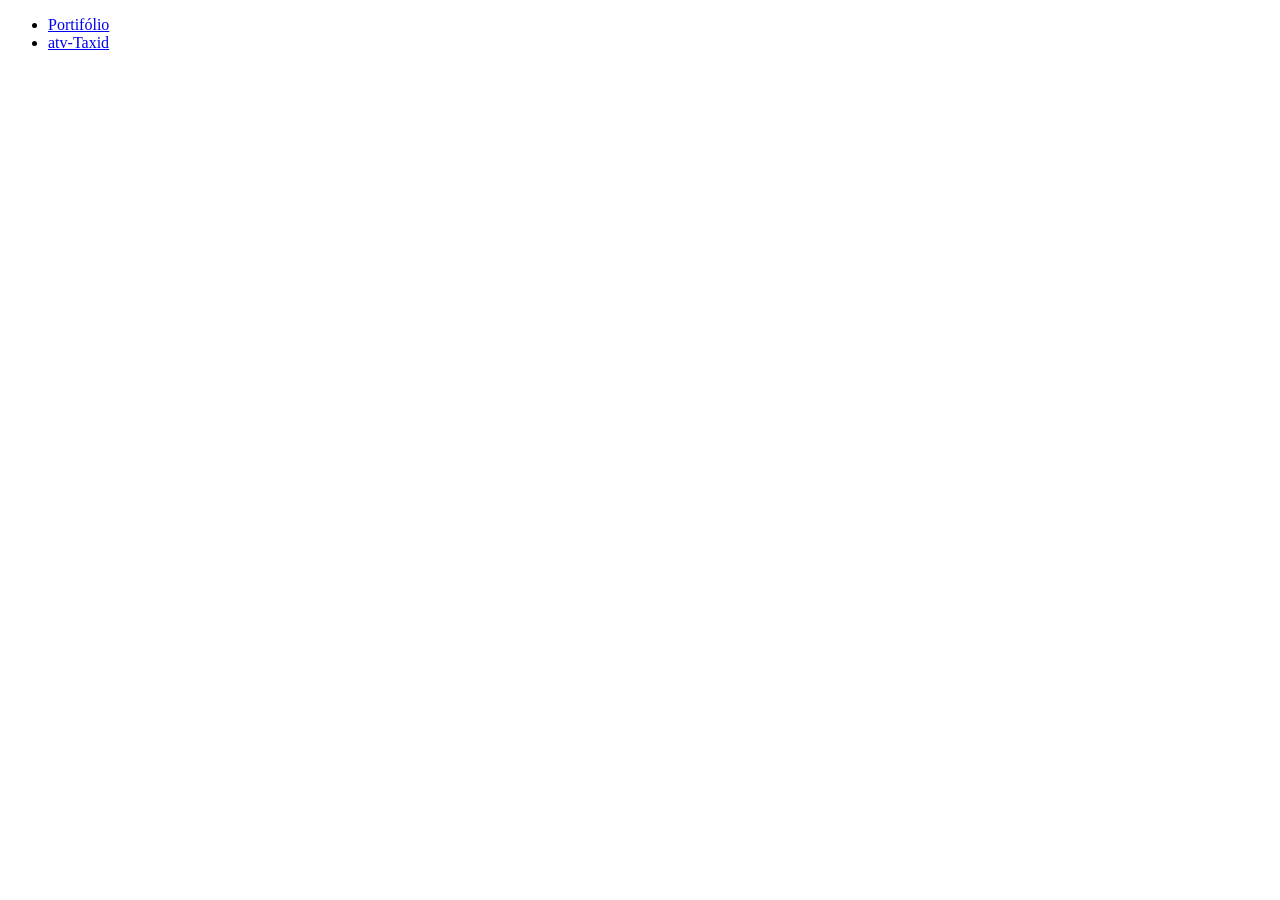
<file: index.html>
<!DOCTYPE html>
<html lang="en">
<head>
    <meta charset="UTF-8">
    <meta name="viewport" content="width=device-width, initial-scale=1.0">
    <title>projetos</title>
</head>
<body>
    <main>
        <ul>
            <li><a href="atv-Portifólio/">Portifólio</a></li>
            <li><a href="atv-taxi/">atv-Taxid</a></li>
        </ul>
    </main>
    
</body>
</html>
</file>
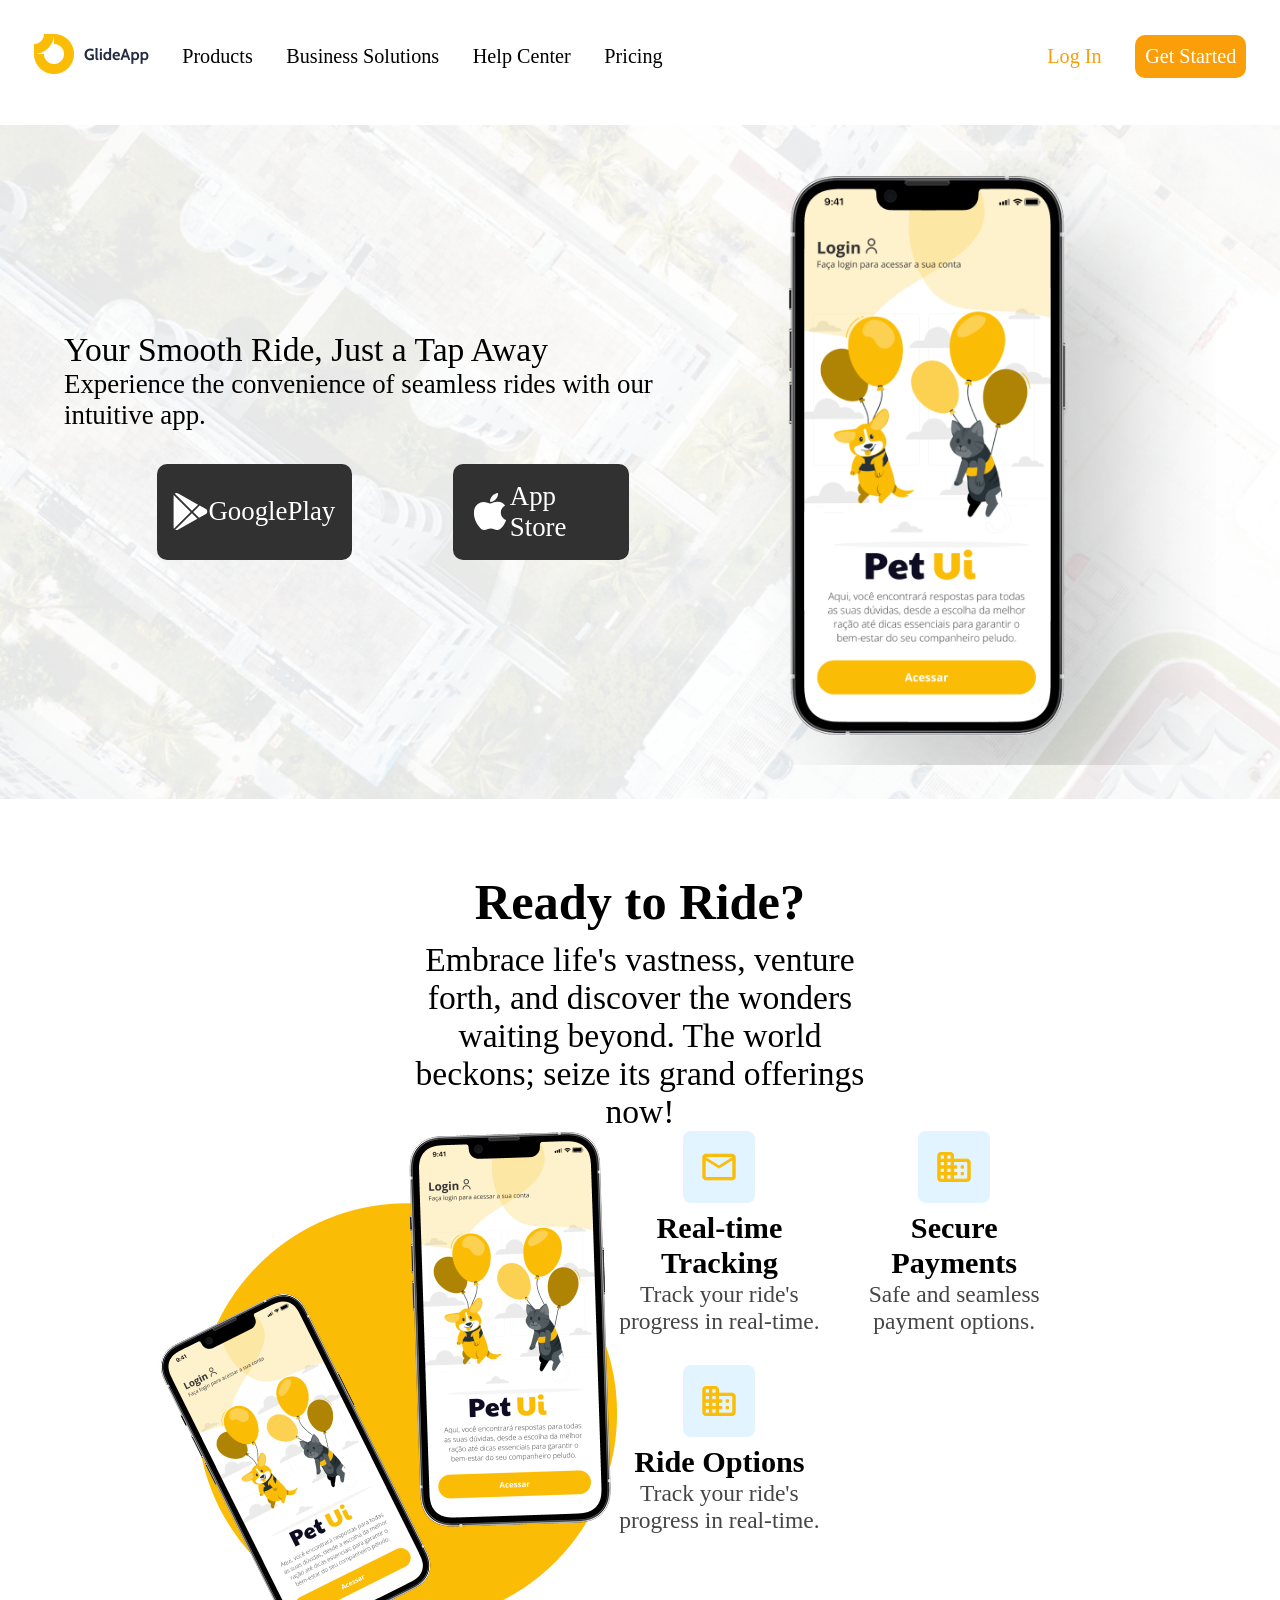
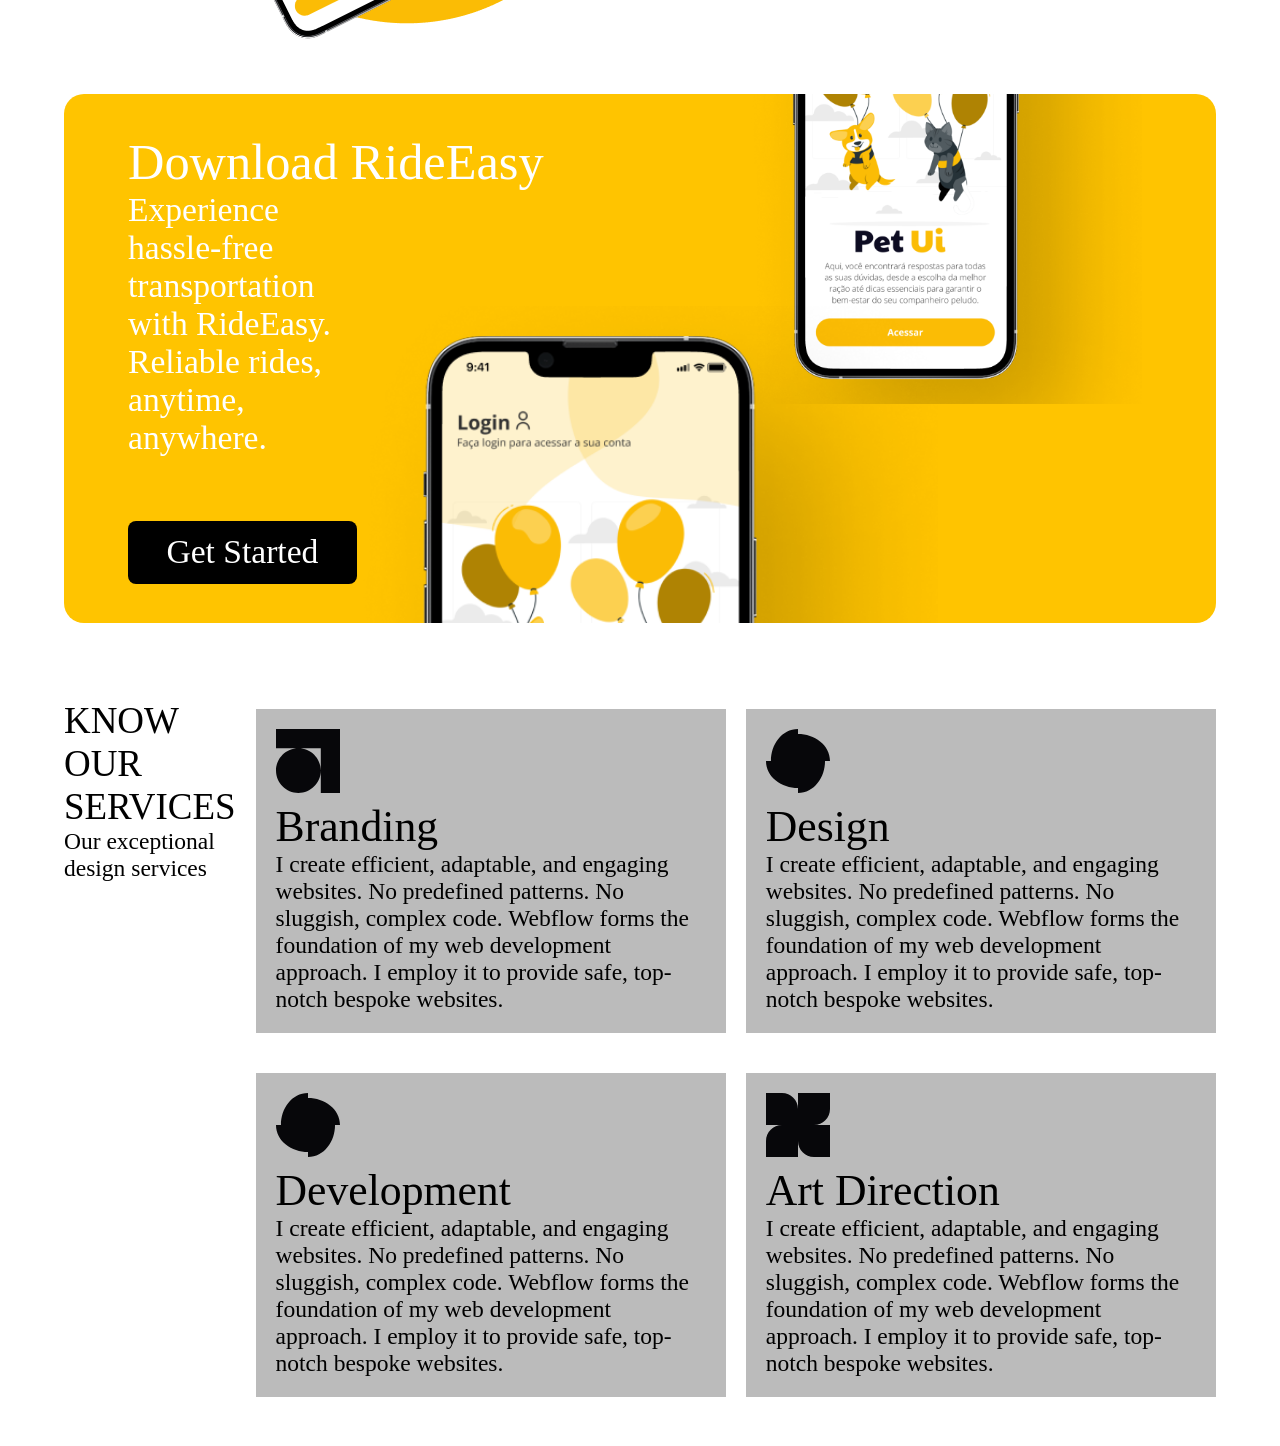
<file: atv-taxi/index.html>
<!doctype html>
<html lang="en">
  <head>
    <meta charset="UTF-8" />
    <meta name="viewport" content="width=device-width, initial-scale=1.0" />
    <title>Atividade taxi</title>
    <link rel="stylesheet" href="css/reset.css" />
    <link rel="stylesheet" href="css/style.css" />
  </head>
  <body>
    <header>
      <nav>
        <ul>
          <li>
            <a href="index.html"><img src="images/logo-glide-app.png" alt /></a>
          </li>
          <li><a href="#"></a>Products</li>
          <li><a href="#"></a>Business Solutions</li>
          <li><a href="#"></a>Help Center</li>
          <li><a href="#"></a>Pricing</li>
        </ul>
        <ul>
          <li class="font-yellow"><a href="#">Log In</a></li>
          <li class="button-yellow"><a href="#">Get Started</a></li>
        </ul>
      </nav>
    </header>
    <main>
      <section class="banner">
        <div>
          <h1>Your Smooth Ride, Just a Tap Away</h1>
          <p>
            Experience the convenience of seamless rides with our intuitive app.
          </p>
          <p class="button">
                  <a href="#"><img src="images/icon-button-google.svg" alt="" /><span> GooglePlay</span></a>
                  <a href="#"><img src="images/icon-apple-ios.svg" alt="" /><span></span>App Store</span></a>
            </div>
              <div class="imge">
                  <img src="images/iphone-pet-ui.png" alt="" />
              </div>
          </p>
       
      </section>
      <section class="ready">
        <h2>Ready to Ride?</h2>
        <p>Embrace life's vastness, venture forth, and discover the wonders waiting beyond. The world beckons; seize its grand offerings now!</p>
        <div>
          <div class="imagem">
            <img src="images/smartphones-pet-uis.png" alt="imagem do app">

          </div>
          <div class="lista">
            <ul>
              <li>
                <img src="images/icon-back-blue-letter.svg" alt=" imagem carta">
                <h3>Real-time Tracking</h3>
                <p>Track your ride's progress in real-time.</p>
              </li>
                <li>
                <img src="images/icon-back-blue-building.svg" alt=" imagem construcao">
                <h3>Secure Payments</h3>
                <p>Safe and seamless payment options.</p>
              </li>
               </li>
                  <li>
                <img src="images/icon-back-blue-building.svg" alt=" imagem construcao">
                <h3>Ride Options</h3>
                <p>Track your ride's progress in real-time.</p>
              </li>
            </ul>

          </div>
        </div>

      </section>
      <section class="dow">
        <h2>Download RideEasy</h2>
        <p>Experience hassle-free transportation with RideEasy. Reliable rides, anytime, anywhere.</p>
        <a href="#" class="btn">Get Started</a>

      </section>
      <section class="services">
        <div class="txt">
          <h2>KNOW OUR SERVICES</h2>
          <p>
            Our exceptional design services
          </p>
        </div>
        <div>
          <ul>
            <li>
              <img src="images/icon-brading.svg" alt="">
              <h3>
                Branding
              </h3>
              <p>
                I create efficient, adaptable, and engaging websites. No predefined patterns. No sluggish, complex code. Webflow forms the foundation of my web development approach. I employ it to provide safe, top-notch bespoke websites.
              </p>
            </li>
            <li>
              <img src="images/icon-art.svg" alt="">
              <h3>
                Design
              </h3>
              <p>
                I create efficient, adaptable, and engaging websites. No predefined patterns. No sluggish, complex code. Webflow forms the foundation of my web development approach. I employ it to provide safe, top-notch bespoke websites.
              </p>
            </li>
            <li>
              <img src="images/icon-art.svg" alt="">
              <h3>
                Development
              </h3>
              <p>
                I create efficient, adaptable, and engaging websites. No predefined patterns. No sluggish, complex code. Webflow forms the foundation of my web development approach. I employ it to provide safe, top-notch bespoke websites.
              </p>
            </li>
             <li>
              <img src="images/icon-development.svg" alt="">
              <h3>
                Art Direction
              </h3>
              <p>
               I create efficient, adaptable, and engaging websites. No predefined patterns. No sluggish, complex code. Webflow forms the foundation of my web development approach. I employ it to provide safe, top-notch bespoke websites.
              </p>
            </li>
          </ul>
        </div>

      </section>
    </main>
  </body>
</html>
</file>
<file: atv-taxi/css/style.css>
/* USO DIRETO */
html {
  font-size: clamp(1rem, calc(0.5rem + 2vw), 4rem);
}

/* === header === */

header {
  text-align: center;
  padding: 1rem 1rem;
  font-size: 0.9rem;
  align-items: center;
}

header li.font-yellow {
  color: rgb(250, 158, 9);
}

header li.button-yellow {
  background-color: rgb(250, 158, 9);
  color: white;
  display: inline-block;
  padding: 10px;
  border-radius: 10px;
  align-items: ce;
}
.banner {
  background: url(../images/background-banner.png) no-repeat;
  background-size: auto 100%;
  padding: 2vw 5vw 2vw 5vw;
  margin: 5vw 0vw 5vw 0vw;
}
.banner p.button {
  display: flex;
  gap: 1rem;
  justify-content: center;
}
.banner p.button img {
  width: 30%;
  height: 70%;
}
.banner h1 {
  font-size: 2rem;
}
.banner p {
  font-size: 0.75rem;
}
.banner a {
  display: flex;
  margin: 1rem;
  padding: 0.5rem;
  border-radius: 10px;
  background-color: rgb(49, 49, 49);
  color: white;
  align-items: center;
}

.ready div.imagem {
  display: none;
}
.ready {
  text-align: center;
  margin: 3vw 5vw 3vw 5vw;
}
.ready h2 {
  font-size: 1.5rem;
  font-weight: 700;
  padding: 10px 0 10px 0;
}
.ready .lista ul li h3 {
  font-size: 1.1rem;
  font-weight: 700;
}
.ready div.lista ul li p {
  color: rgb(70, 69, 69);
}
.dow {
  background-color: rgb(255, 196, 0);
  border-radius: 20px;
  margin: 3vw 5vw 3vw 5vw;
  color: white;
  padding: 10px;
}
.dow h2{
    font-size: 1.5rem;
}

.dow .btn{
    background-color: black;
    padding: 1vw 3vw;
    border-radius: 8px;
    display: inline-block;
}

.services{
    padding: 3vw 5vw;
}
.services h2{
    font-size: 1.1rem;
}
.services div.txt{
    margin: 0 0 20px 0;
}
.services ul li{
    background-color: rgb(187, 187, 187);
    padding: 20px;
    margin: 10px 0 10px 0;


}
.services ul li h3{
    font-size: 1.3rem;
    
}









@media only screen and (min-width: 600px) {
  header nav {
    display: flex;
    justify-content: space-between;
  }

  header ul {
    display: flex;
    gap: 1rem;
  }
  header ul {
    text-align: center;
    padding: 0rem;
    font-size: 0.6rem;
    align-items: center;
  }
  .banner {
    background: url(../images/background-banner.png) no-repeat;
    background-size: auto 150%;
    padding: 2vw 5vw 2vw 5vw;
    margin: 1vw 0vw 5vw 0vw;
    display: flex;
    justify-content: space-around;
    align-items: center;
  }
  .banner h1 {
    font-size: 1rem;
  }
  .banner p {
    font-size: 0.8rem;
  }
  .banner a.button {
    display: flex;
    gap: 0.1rem;
    justify-content: center;
  }
  .banner p.button img {
    width: 30%;
    height: 60%;
  }
  .ready div.imagem {
    display: block;
  }
  .ready > p {
    padding: 0 30% 0 30%;
  }
  .ready > div {
    display: flex;
    justify-content: center;
  }
  .ready .lista ul li h3 {
    font-size: 0.9rem;
    font-weight: 700;
  }
  .ready .lista ul li p {
    font-size: 0.7rem;
  }

  .ready div.lista ul {
    display: flex;
    flex-wrap: wrap;
    gap: 30px;
    width: 40vw;
  }
  .ready div.lista ul li {
    width: 40%;
  }
  .dow {
    padding: 3vw;
    background:
      url(../images/iphone-pet-ui.png) no-repeat,
      url(../images/iphone-pet-ui.png) no-repeat;
    background-size:
      auto 140%,
      auto 95%;
    background-position:
      center -100%, 90% -15vw;
      background-color: rgb(255, 196, 0);
  }
  .dow p {
    width: 20%;
    margin: 0 0 5vw 0;
  }
    .services{
        display:flex ;
        gap: 20px;

    }
    .services ul {
        display: grid;
        grid-template-columns: 1fr 1fr;
        gap: 20px;
    }
    .services p{
        font-size: 0.7rem;
    }

}
/* USO DIRETO */
html {
  font-size: clamp(1rem, calc(0.5rem + 2vw), 4rem);
}

/* === header === */

header {
    text-align: center;
    padding: 1rem 1rem;
    font-size: 0.9rem;
    align-items: center;
}

header li.font-yellow{
    color: rgb(250, 158, 9);
}

header li.button-yellow{
    background-color: rgb(250, 158, 9);;
    color: white;
    display: inline-block;
    padding: 10px;
    border-radius: 10px;
    align-items: ce
    ;
}
.banner{
    background: url(../images/background-banner.png) no-repeat ;
    background-size: auto 100%;
    padding: 2vw 5vw 2vw 5vw;
    margin: 5vw 0vw 5vw 0vw;
}
.banner p.button{
    display: flex;
    gap: 1rem;
    justify-content: center;
}
.banner p.button img{
    width: 30%;
    height: 70%;
}
.banner h1{
    font-size: 2rem;
}
.banner p{
    font-size: 0.75rem;
}
.banner a{
    display: flex;
    margin: 1rem;
    padding: 0.5rem;
    border-radius: 10px;
    background-color: rgb(49, 49, 49);
    color: white;
    align-items: center;

}


.ready div.imagem{
    display: none;
}
.ready{
    text-align: center;
    margin: 3vw 5vw 3vw 5vw;
}
.ready h2{
    font-size: 1.5rem;
    font-weight: 700;
    padding: 10px 0 10px 0;
}
.ready .lista ul li h3{
    font-size: 1.1rem;
    font-weight: 700;

}
.ready div.lista ul li p{
    color: rgb(70, 69, 69);
}
.dow{
    background-color: rgb(255, 196, 0);
    border-radius: 20px;
    margin: 3vw 5vw 3vw 5vw;
    color: white;
    padding: 10px ;
}





@media only screen and (min-width: 600px) {

    header nav{
        display: flex;
        justify-content: space-between;
    }

    header ul{
        display: flex;
        gap: 1rem;
    }
    header ul{
    text-align: center;
    padding: 0rem;
    font-size: 0.6rem;
    align-items: center;
}
.banner{
    background: url(../images/background-banner.png) no-repeat ;
    background-size: auto 150%;
    padding: 2vw 5vw 2vw 5vw;
    margin: 1vw 0vw 5vw 0vw;    
    display: flex;
    justify-content: space-around;
    align-items: center;

} 
.banner h1{
    font-size: 1rem;
}
.banner p{
    font-size: 0.8rem;
}
.banner a.button{
    display: flex;
    gap: 0.1rem;
    justify-content: center;
}
.banner p.button img{
    width: 30%;
    height: 60%;
}
.ready div.imagem{
    display: block;
}
.ready > p{
    padding: 0 30% 0 30%;
}
.ready > div {
    display: flex;
    justify-content: center;
}
.ready .lista ul li h3{
    font-size: 0.9rem;
    font-weight: 700;

}.ready .lista ul li p{
    font-size: 0.7rem;
    
}

.ready div.lista ul{
    display: flex;
    flex-wrap: wrap;
    gap: 30px;
    width: 40vw;
}
.ready div.lista ul li{
    width: 40%;
}
.dow {
    padding: 3vw 5vw;
    ba
}
.dow p{
    width: 20%;
}




    
 

	
}
</file>
